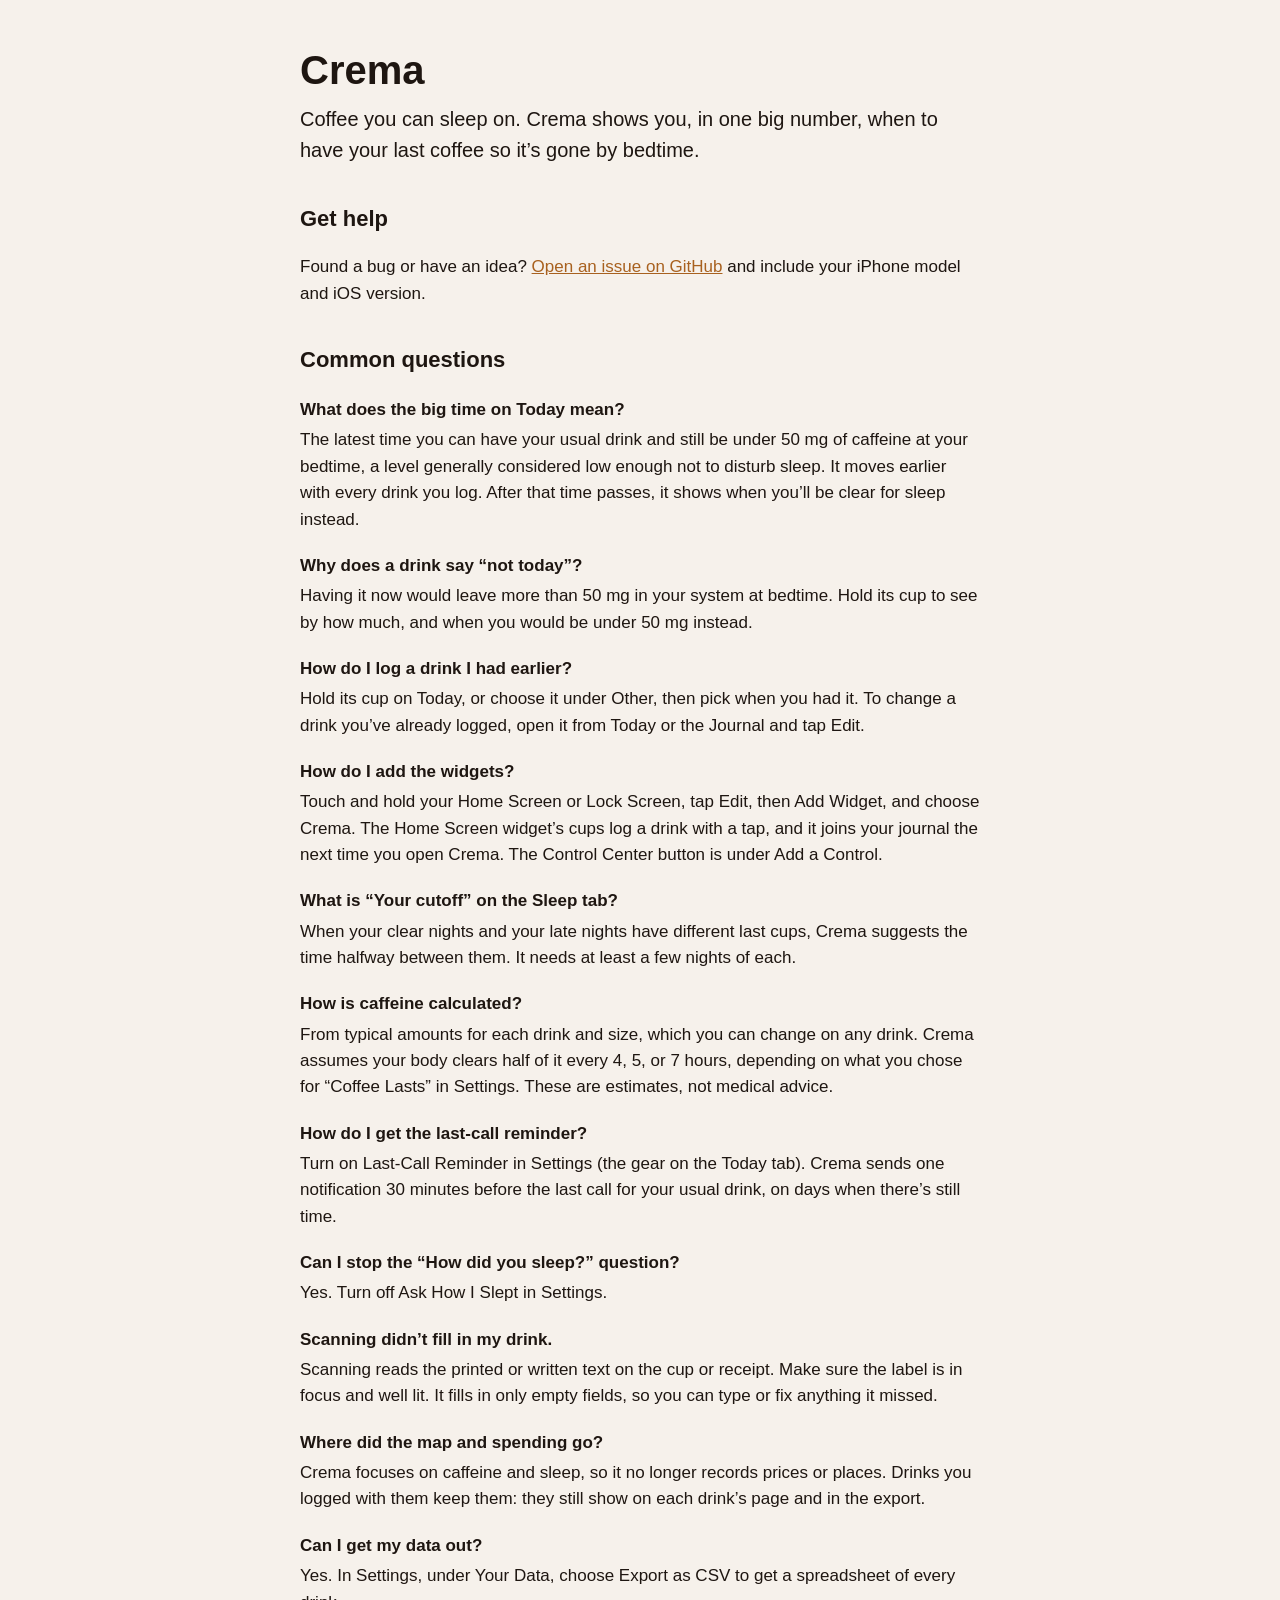
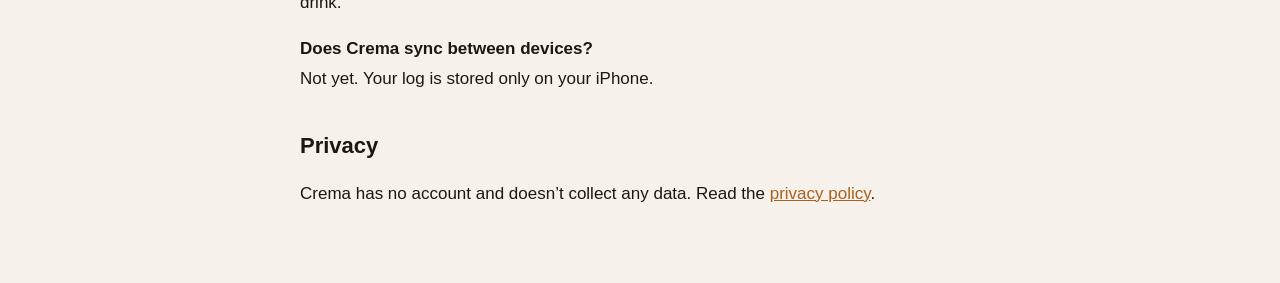
<file: index.html>
<!doctype html>
<html lang="en">
<head>
  <meta charset="utf-8">
  <meta name="viewport" content="width=device-width, initial-scale=1">
  <title>Crema Support</title>
  <link rel="stylesheet" href="style.css">
</head>
<body>
  <main>
    <h1>Crema</h1>
    <p class="lead">Coffee you can sleep on. Crema shows you, in one big number, when to have your last coffee so it’s
      gone by bedtime.</p>

    <h2>Get help</h2>
    <p>Found a bug or have an idea? <a href="https://github.com/boyuchengz/crema/issues">Open an issue on
      GitHub</a> and include your iPhone model and iOS version.</p>

    <h2>Common questions</h2>
    <h3>What does the big time on Today mean?</h3>
    <p>The latest time you can have your usual drink and still be under 50 mg of caffeine at your bedtime, a level
      generally considered low enough not to disturb sleep. It moves earlier with every drink you log. After that time
      passes, it shows when you’ll be clear for sleep instead.</p>
    <h3>Why does a drink say “not today”?</h3>
    <p>Having it now would leave more than 50 mg in your system at bedtime. Hold its cup to see by how much, and when
      you would be under 50 mg instead.</p>
    <h3>How do I log a drink I had earlier?</h3>
    <p>Hold its cup on Today, or choose it under Other, then pick when you had it. To change a drink you’ve already
      logged, open it from Today or the Journal and tap Edit.</p>
    <h3>How do I add the widgets?</h3>
    <p>Touch and hold your Home Screen or Lock Screen, tap Edit, then Add Widget, and choose Crema. The Home Screen
      widget’s cups log a drink with a tap, and it joins your journal the next time you open Crema. The Control Center
      button is under Add a Control.</p>
    <h3>What is “Your cutoff” on the Sleep tab?</h3>
    <p>When your clear nights and your late nights have different last cups, Crema suggests the time halfway between
      them. It needs at least a few nights of each.</p>
    <h3>How is caffeine calculated?</h3>
    <p>From typical amounts for each drink and size, which you can change on any drink. Crema assumes your body
      clears half of it every 4, 5, or 7 hours, depending on what you chose for “Coffee Lasts” in Settings. These
      are estimates, not medical advice.</p>
    <h3>How do I get the last-call reminder?</h3>
    <p>Turn on Last-Call Reminder in Settings (the gear on the Today tab). Crema sends one notification 30 minutes
      before the last call for your usual drink, on days when there’s still time.</p>
    <h3>Can I stop the “How did you sleep?” question?</h3>
    <p>Yes. Turn off Ask How I Slept in Settings.</p>
    <h3>Scanning didn’t fill in my drink.</h3>
    <p>Scanning reads the printed or written text on the cup or receipt. Make sure the label is in focus and well
      lit. It fills in only empty fields, so you can type or fix anything it missed.</p>
    <h3>Where did the map and spending go?</h3>
    <p>Crema focuses on caffeine and sleep, so it no longer records prices or places. Drinks you logged with them keep
      them: they still show on each drink’s page and in the export.</p>
    <h3>Can I get my data out?</h3>
    <p>Yes. In Settings, under Your Data, choose Export as CSV to get a spreadsheet of every drink.</p>
    <h3>Does Crema sync between devices?</h3>
    <p>Not yet. Your log is stored only on your iPhone.</p>

    <h2>Privacy</h2>
    <p>Crema has no account and doesn’t collect any data. Read the <a href="privacy.html">privacy policy</a>.</p>
  </main>
</body>
</html>
</file>
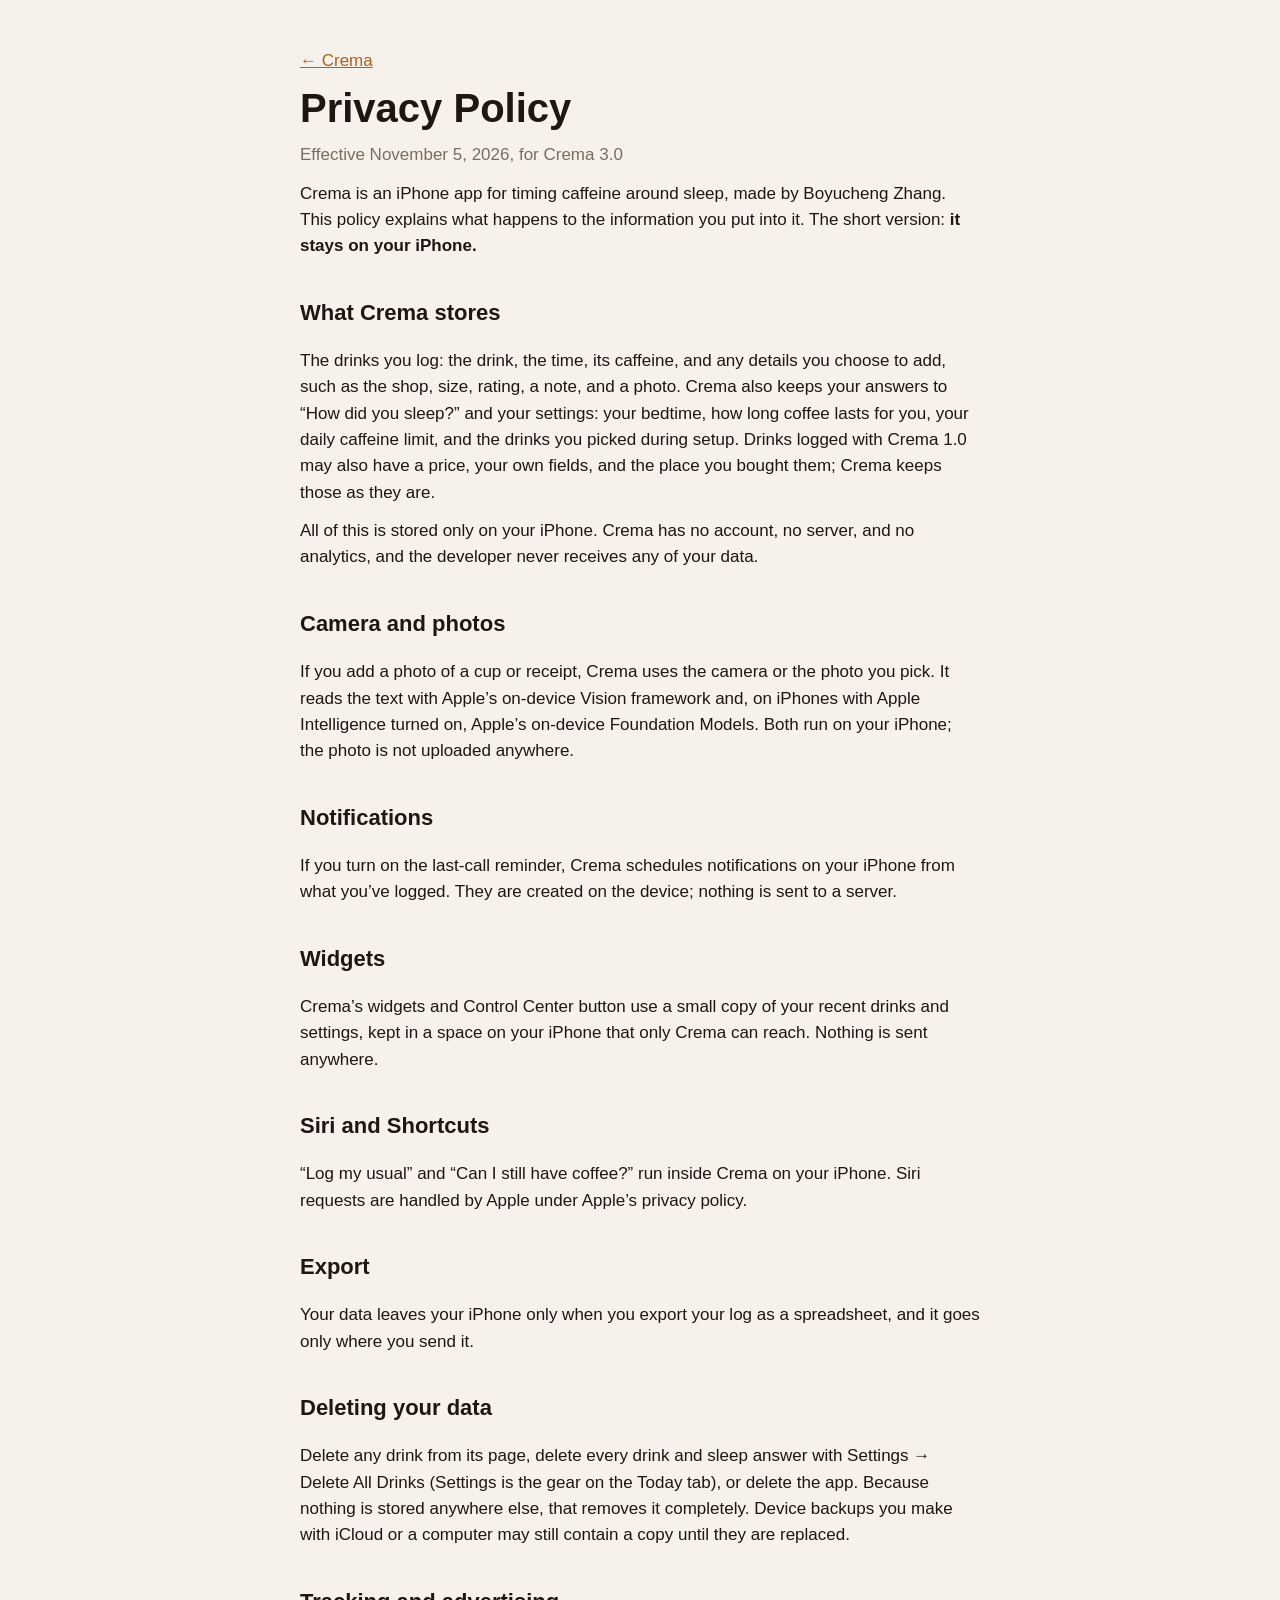
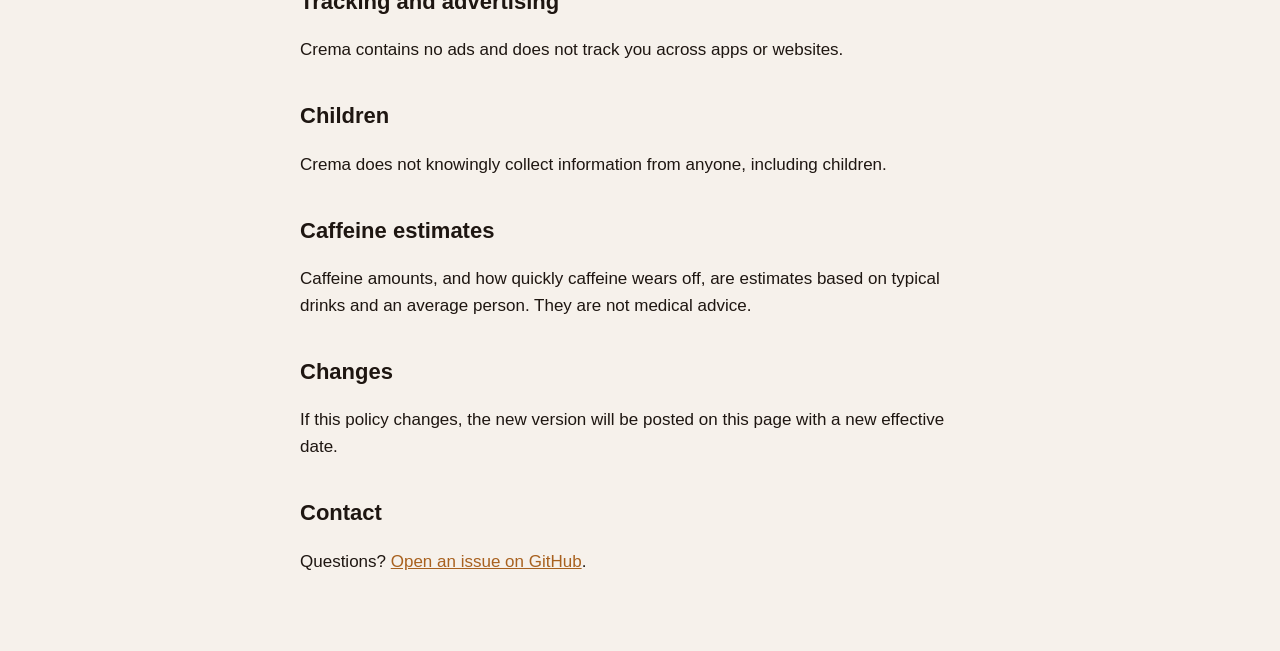
<file: privacy.html>
<!doctype html>
<html lang="en">
<head>
  <meta charset="utf-8">
  <meta name="viewport" content="width=device-width, initial-scale=1">
  <title>Crema Privacy Policy</title>
  <link rel="stylesheet" href="style.css">
</head>
<body>
  <main>
    <p class="back"><a href="./">← Crema</a></p>
    <h1>Privacy Policy</h1>
    <p class="muted">Effective November 5, 2026, for Crema 3.0</p>

    <p>Crema is an iPhone app for timing caffeine around sleep, made by Boyucheng Zhang. This policy explains
      what happens to the information you put into it. The short version: <strong>it stays on your iPhone.</strong></p>

    <h2>What Crema stores</h2>
    <p>The drinks you log: the drink, the time, its caffeine, and any details you choose to add, such as the shop,
      size, rating, a note, and a photo. Crema also keeps your answers to “How did you sleep?” and your settings: your
      bedtime, how long coffee lasts for you, your daily caffeine limit, and the drinks you picked during setup. Drinks logged with Crema 1.0 may
      also have a price, your own fields, and the place you bought them; Crema keeps those as they are.</p>
    <p>All of this is stored only on your iPhone. Crema has no account, no server, and no analytics, and the
      developer never receives any of your data.</p>

    <h2>Camera and photos</h2>
    <p>If you add a photo of a cup or receipt, Crema uses the camera or the photo you pick. It reads the text with
      Apple’s on-device Vision framework and, on iPhones with Apple Intelligence turned on, Apple’s on-device
      Foundation Models. Both run on your iPhone; the photo is not uploaded anywhere.</p>

    <h2>Notifications</h2>
    <p>If you turn on the last-call reminder, Crema schedules notifications on your iPhone from what you’ve
      logged. They are created on the device; nothing is sent to a server.</p>

    <h2>Widgets</h2>
    <p>Crema’s widgets and Control Center button use a small copy of your recent drinks and settings, kept in a space on
      your iPhone that only Crema can reach. Nothing is sent anywhere.</p>

    <h2>Siri and Shortcuts</h2>
    <p>“Log my usual” and “Can I still have coffee?” run inside Crema on your iPhone. Siri requests are handled by
      Apple under Apple’s privacy policy.</p>

    <h2>Export</h2>
    <p>Your data leaves your iPhone only when you export your log as a spreadsheet, and it goes only where you
      send it.</p>

    <h2>Deleting your data</h2>
    <p>Delete any drink from its page, delete every drink and sleep answer with Settings → Delete All Drinks (Settings is the gear
      on the Today tab), or delete the app. Because nothing is stored anywhere else, that removes it completely.
      Device backups you make with iCloud or a computer may still contain a copy until they are replaced.</p>

    <h2>Tracking and advertising</h2>
    <p>Crema contains no ads and does not track you across apps or websites.</p>

    <h2>Children</h2>
    <p>Crema does not knowingly collect information from anyone, including children.</p>

    <h2>Caffeine estimates</h2>
    <p>Caffeine amounts, and how quickly caffeine wears off, are estimates based on typical drinks and an
      average person. They are not medical advice.</p>

    <h2>Changes</h2>
    <p>If this policy changes, the new version will be posted on this page with a new effective date.</p>

    <h2>Contact</h2>
    <p>Questions? <a href="https://github.com/boyuchengz/crema/issues">Open an issue on GitHub</a>.</p>
  </main>
</body>
</html>
</file>
<file: style.css>
:root {
  --background: #f6f1eb;
  --text: #1e1611;
  --muted: #7c6b60;
  --accent: #a8611f;
}

@media (prefers-color-scheme: dark) {
  :root {
    --background: #0e0a08;
    --text: #f4ece3;
    --muted: #a3928a;
    --accent: #c97a36;
  }
}

body {
  margin: 0;
  background: var(--background);
  color: var(--text);
  font: 17px/1.55 -apple-system, BlinkMacSystemFont, "Helvetica Neue", sans-serif;
}

main {
  max-width: 680px;
  margin: 0 auto;
  padding: 48px 16px 64px;
}

h1 {
  font-size: 40px;
  line-height: 1.1;
  margin: 0 0 12px;
}

h2 {
  margin-top: 36px;
  font-size: 22px;
}

h3 {
  margin: 20px 0 4px;
  font-size: 17px;
}

p {
  margin: 0 0 12px;
}

a {
  color: var(--accent);
}

.lead {
  font-size: 20px;
}

.muted,
.back {
  color: var(--muted);
}
</file>
